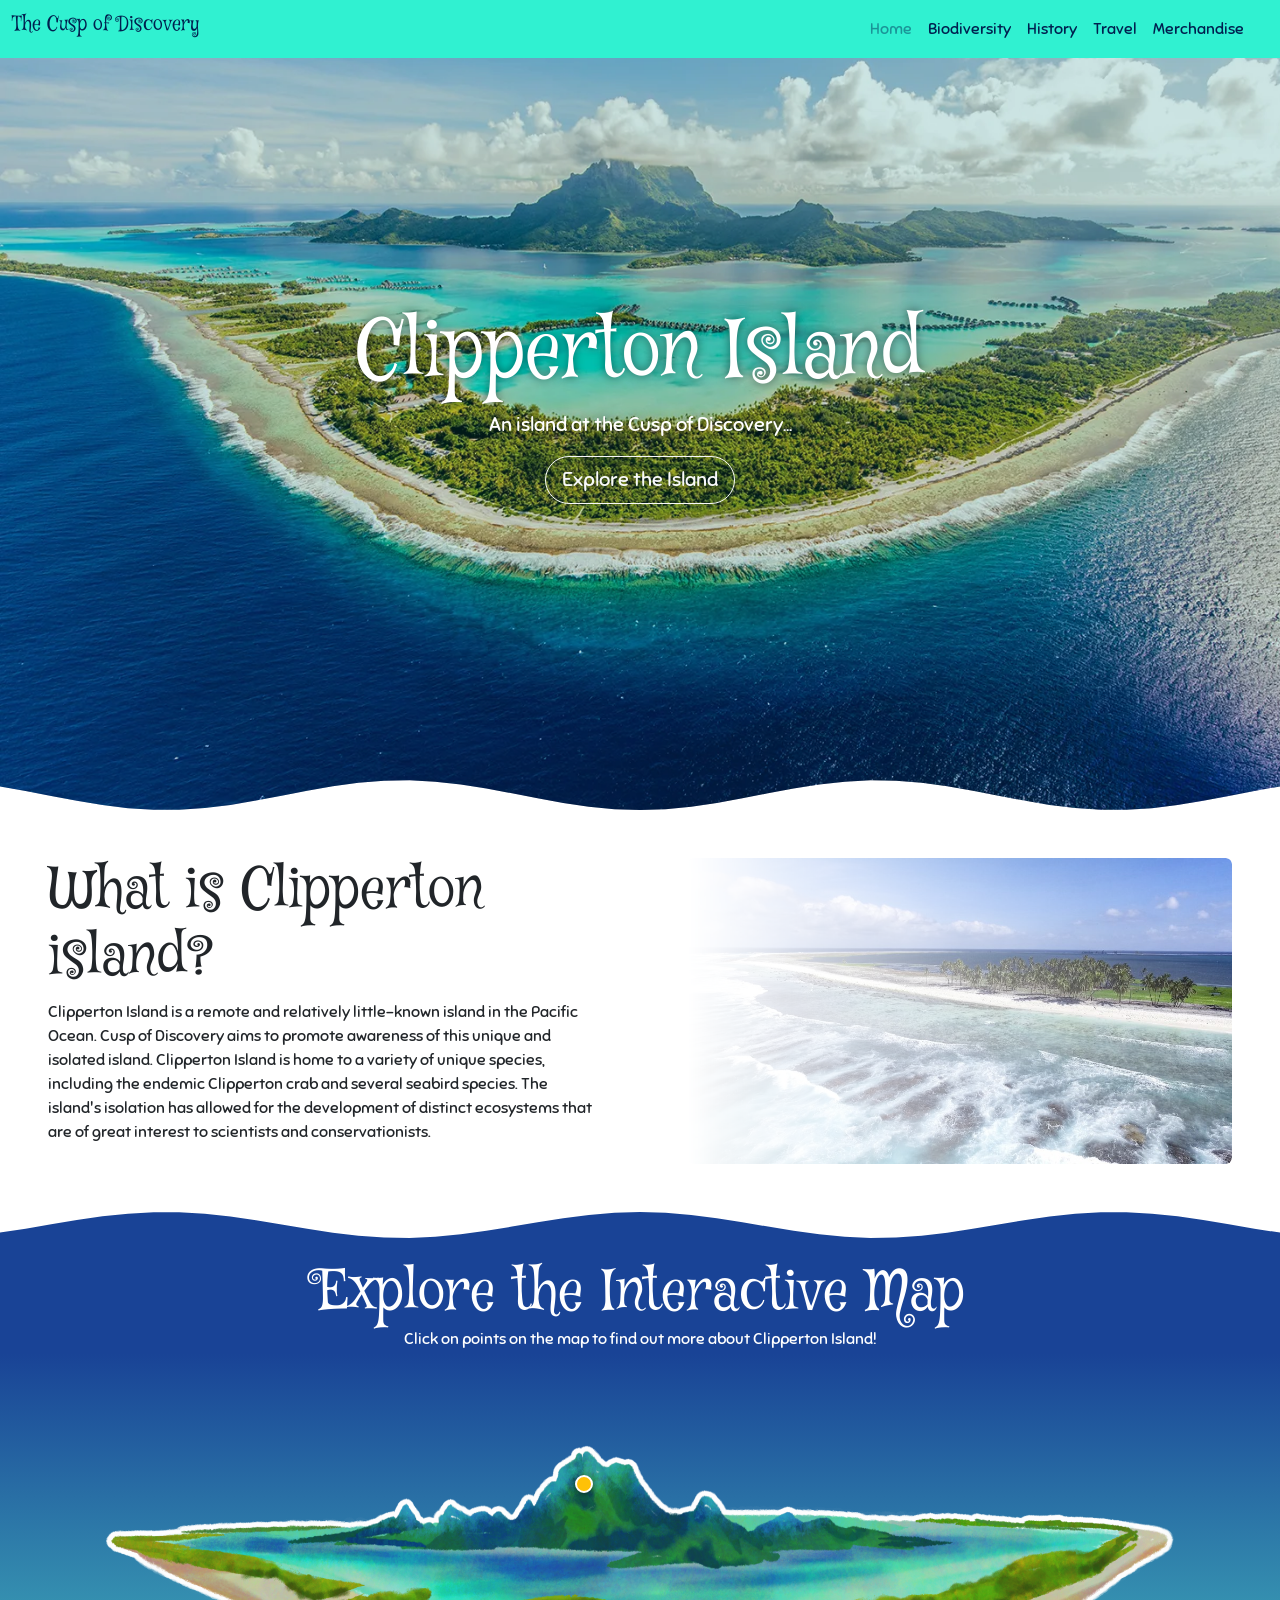
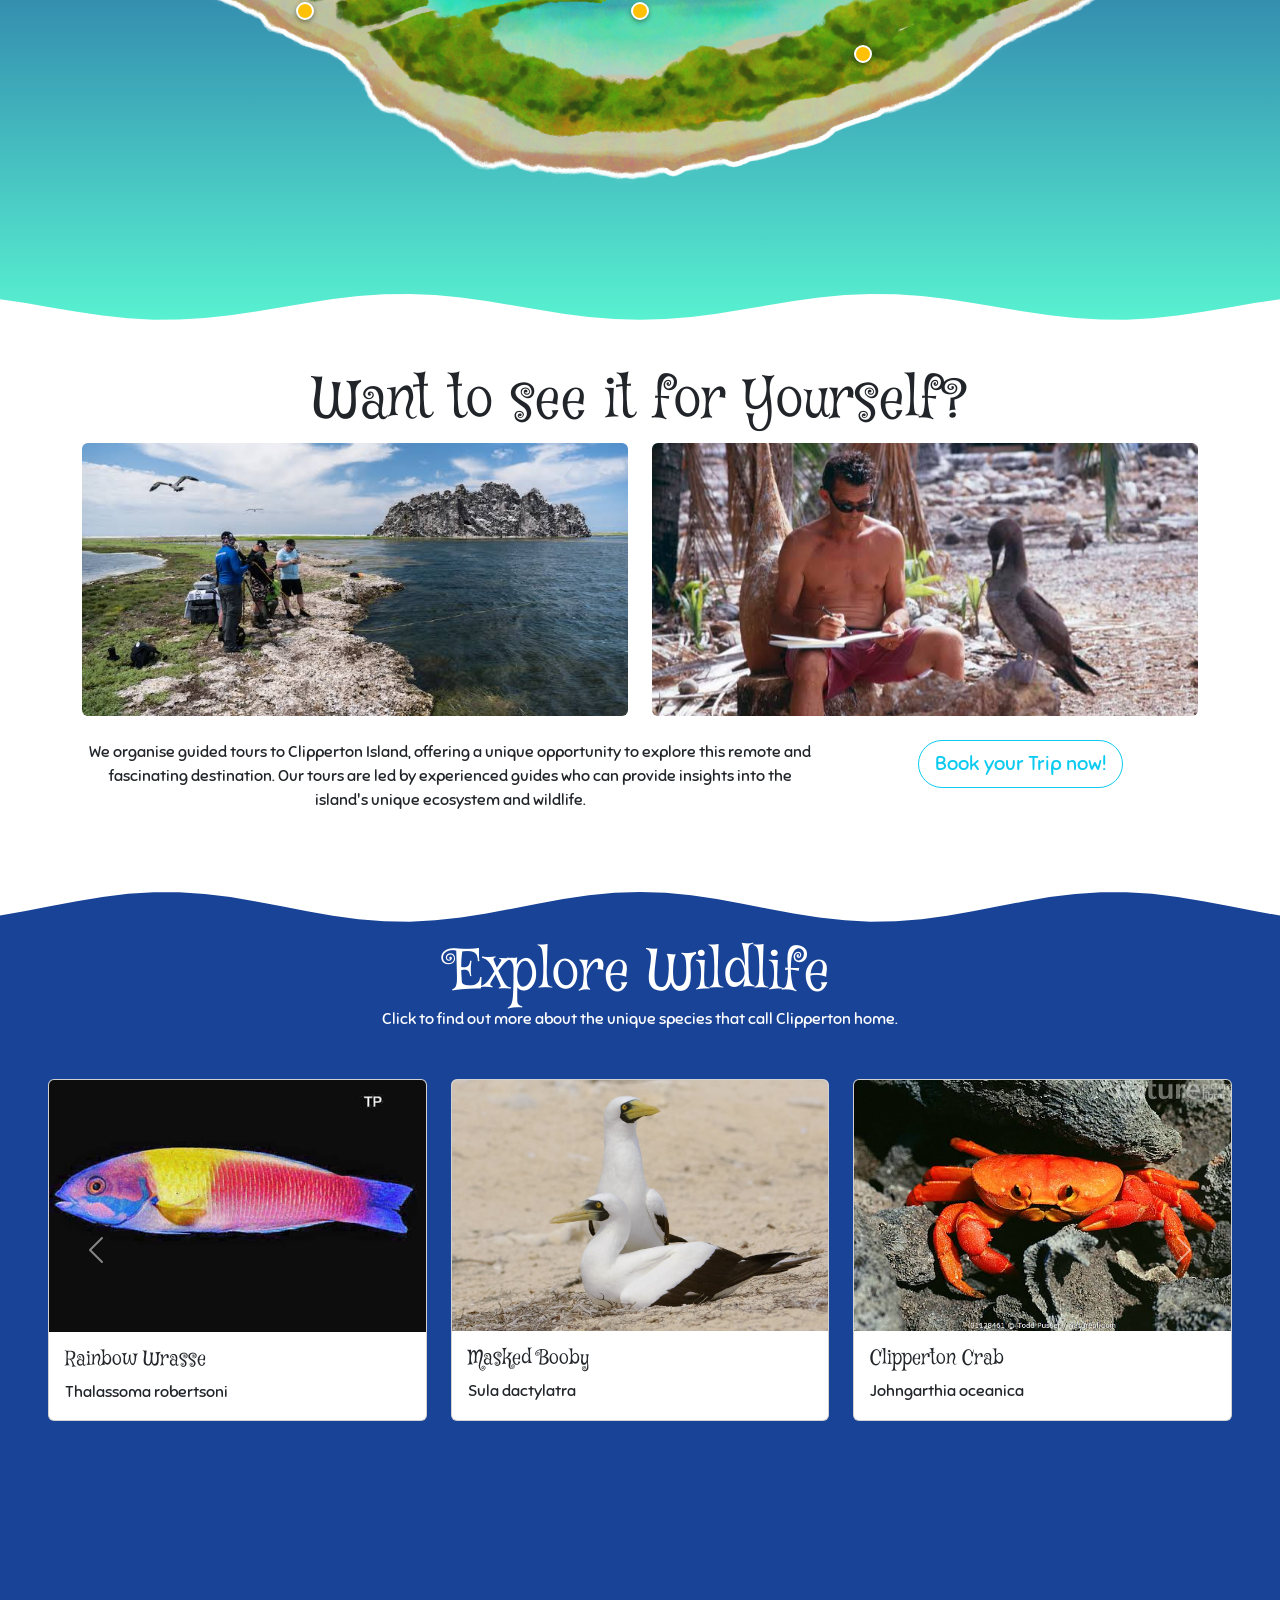
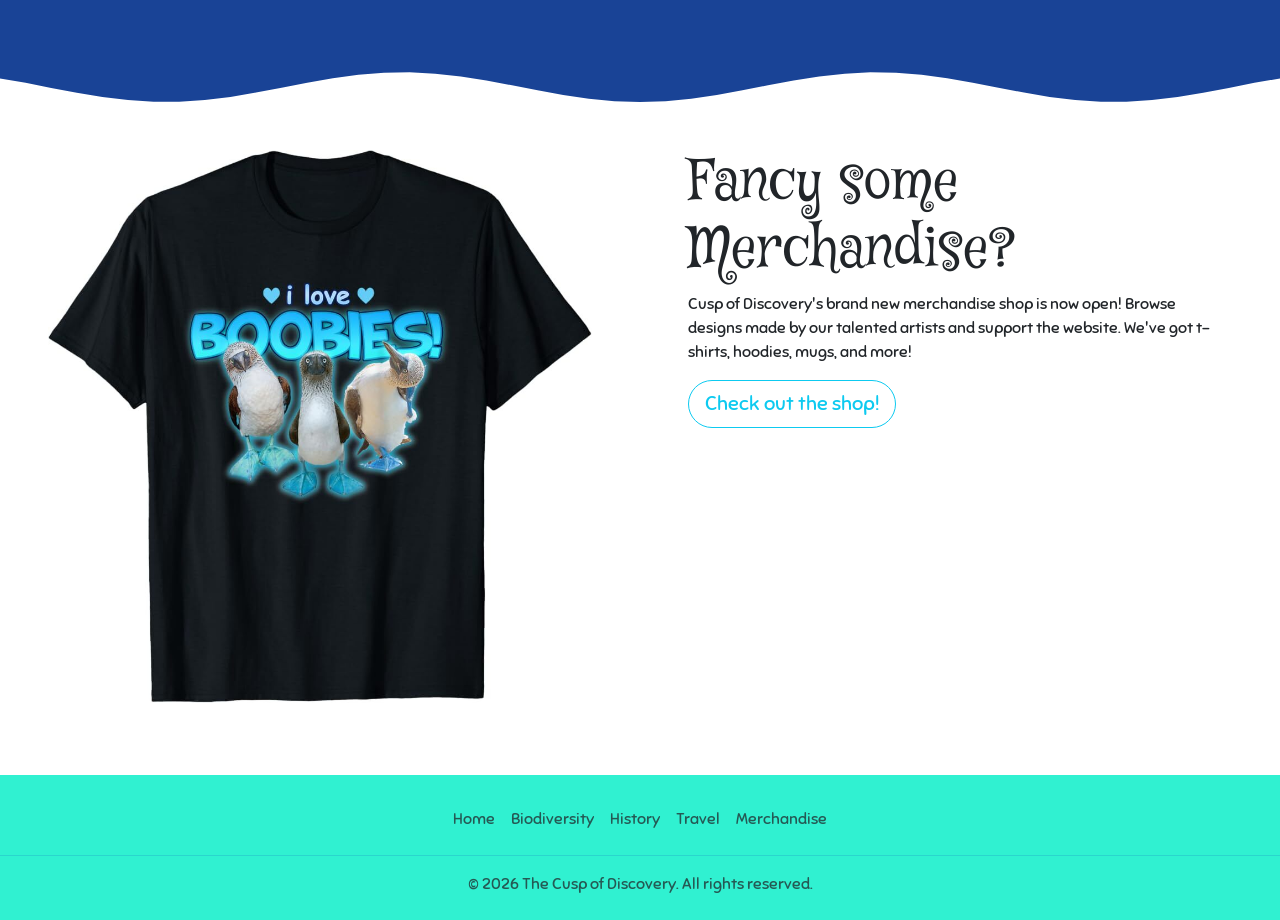
<file: index.html>
<!doctype html>
<html lang="en">
  <head>
    <meta charset="utf-8">
    <meta name="viewport" content="width=device-width, initial-scale=1">
    <title>The Cusp of Discovery</title>
    <link href="https://cdn.jsdelivr.net/npm/bootstrap@5.3.9/dist/css/bootstrap.min.css" rel="stylesheet" integrity="sha384-yEPZ7jP9S0QKiUQ0m3jjsO4ProIW7wvR9gXkI7JOGa2XVsw53Yke2bsdkBbjmmiX" crossorigin="anonymous">
    <link rel="stylesheet" href="css/style.css">
    <link rel="preconnect" href="https://fonts.googleapis.com">
    <link rel="preconnect" href="https://fonts.gstatic.com" crossorigin>
    <link href="https://fonts.googleapis.com/css2?family=Mystery+Quest&family=Sniglet:wght@400;800&display=swap" rel="stylesheet">
</head>



  <body>
    <nav class="navbar navbar-expand-lg fixed-top custom-navbar">
        <div class="container-fluid">
            <a class="h2 navbar-brand" href="#">The Cusp of Discovery</a>
            <button class="navbar-toggler" type="button" data-bs-toggle="offcanvas" data-bs-target="#offcanvasNavbar" aria-controls="offcanvasNavbar" aria-label="Toggle navigation">
            <span class="navbar-toggler-icon"></span>
            </button>
            <div class="offcanvas offcanvas-end" tabindex="-1" id="offcanvasNavbar" aria-labelledby="offcanvasNavbarLabel">
                <div class="offcanvas-header">
                    <h5 class="offcanvas-title" id="offcanvasNavbarLabel">The Cusp of Discovery</h5>
                    <button type="button" class="btn-close" data-bs-dismiss="offcanvas" aria-label="Close"></button>
                </div>
                <div class="offcanvas-body">
                    <ul class="navbar-nav justify-content-end flex-grow-1 pe-3">
                        <li class="nav-item">
                            <a class="nav-link active" aria-current="page" href="index.html">Home</a>
                        </li>
                        <li class="nav-item">
                            <a class="nav-link" href="biodiversity.html">Biodiversity</a>
                        </li>
                        <li class="nav-item">
                            <a class="nav-link" href="history.html">History</a>
                        </li>
                        <li class="nav-item">
                            <a class="nav-link" href="travel.html">Travel</a>
                        </li>
                        <li class="nav-item">
                            <a class="nav-link" href="merchandise.html">Merchandise</a>
                        </li>
                    </ul>
                </div>
            </div>
        </div>
    </nav>

    <div class="masthead"
    style="background-image: url(images/clipperton_hero.png);"
    >
        <div class="color-overlay d-flex justify-content-center align-items-center">
            <div class="text-center text-white">
                <h1 class="display-1 ">Clipperton Island</h1>
                <p class="lead text-center">An island at the Cusp of Discovery...</p>
                
               <a href="#map" class="btn btn-outline-light btn-lg rounded-pill">
                Explore the Island
                </a>
            </div>
        </div>
    </div>

    <div class="container-fluid island-bio">
        <div class="row">
            <div class="col-12 col-md-6 p-5">
                <h2 class="display-4">What is Clipperton island?</h2>
                <p>Clipperton Island is a remote and relatively little-known island in the Pacific Ocean. Cusp of Discovery aims to promote awareness of this unique and isolated island. Clipperton Island is home to a variety of unique species, including the endemic Clipperton crab and several seabird species. The island's isolation has allowed for the development of distinct ecosystems that are of great interest to scientists and conservationists.</p>
            </div>
            <div class="col-12 col-md-6 p-5">
                <img src="images/shore.jpg" alt="Biodiversity" class="img-fluid rounded fade-img" >
            </div>
        </div>
    </div>

    <div class="justify-content-center align-items-center map-container d-flex py-5" id="map">
        <div class="text-center m-0">
            <h2 class="display-4 text-white m-0" >Explore the Interactive Map</h2>
            <p class="text-white">Click on points on the map to find out more about Clipperton Island!</p>

            <div class="container my-5" >
                <div class="position-relative d-inline-block w-100">
                    <img src="images/interactive_map.png" alt="Interactive Map" class="img-fluid rounded" >

                <button type="button" 
                        class="btn btn-warning rounded-circle position-absolute map-pin" 
                        style="top: 20%; left: 45%;"
                        data-bs-toggle="popover" 
                        data-bs-trigger="focus"
                        data-bs-custom-class="map-popover"
                        data-bs-title="Clipperton Rock" 
                        data-img="images/clipperton_rock.jpg"
                        data-bs-content="Clipperton Rock is the highest point on the island standing at 29m tall. It is a small, now extinct, volcanic outcropping.">
                </button>

                <button type="button"
                        class="btn btn-warning rounded-circle position-absolute map-pin" 
                        style="top: 60%; left: 70%;"
                        data-bs-toggle="popover" 
                        data-bs-trigger="focus"
                        data-bs-custom-class="map-popover"
                        data-bs-title="Plant Life" 
                        data-img="images/palms.jpg"
                        data-bs-content="The plant-life of the island consists of spiny grass, low thickets, and coconut palms">
                </button>

                <button type="button"
                        class="btn btn-warning rounded-circle position-absolute map-pin" 
                        style="top: 50%; left: 50%;"
                        data-bs-toggle="popover" 
                        data-bs-trigger="focus"
                        data-bs-custom-class="map-popover"
                        data-bs-title="Freshwater Lagoon" 
                        data-img="images/clipperton_lagoon.jpg"
                        data-bs-content="Clipperton's stagntant freshwater lagoon is filled with corals and seaweed beds. The lagoon is entirely devoid of fish. The water is drinkable but does not taste very good.">
                </button>

                <button type="button"
                        class="btn btn-warning rounded-circle position-absolute map-pin" 
                        style="top: 50%; left: 20%;"
                        data-bs-toggle="popover" 
                        data-bs-trigger="focus"
                        data-bs-custom-class="map-popover"
                        data-bs-title="Shore" 
                        data-img="images/clipperton_crab.jpg"
                        data-bs-content="The island shore separates the ocean from the island's freshwater lagoon. It is home to bright-orange land crabs known as Clipperton crabs.">
                </button>

                </div>
            </div>
        </div>
    </div>

    <div class="container py-5">
        <div class="text-center">
            <h2 class="display-4 m-0" >Want to see it for Yourself?</h2>
            <div class="row">
                <div class="col-12 col-md-6">
                    <img src="images/tours.png" alt="island tours" class="img-fluid rounded my-2">
                </div>
                <div class="col-12 col-md-6">
                    <img src="images/tours_2.png" alt="island tours" class="img-fluid rounded my-2">
                </div>
            </div>

            <div class="row py-3">
                <div class="col-12 col-md-8">
                    <p >We organise guided tours to Clipperton Island, offering a unique opportunity to explore this remote and fascinating destination. Our tours are led by experienced guides who can provide insights into the island's unique ecosystem and wildlife.</p>
                </div>
                <div class="col-12 col-md-4">
                    <a href="travel.html" class="btn btn-outline-info btn-lg rounded-pill">
                    Book your Trip now!
                    </a>
                </div>
            </div>
        </div>
    </div>


    <div class="wildlife-container">
    <div class="text-center py-5">
        <h2 class="display-4 m-0 text-white">Explore Wildlife</h2>
        <p class=" m-0 text-white">Click to find out more about the unique species that call Clipperton home.</p>
    </div>

    <div id="carouselDesktop" class="carousel slide px-5 d-none d-md-block" data-bs-ride="false">
        <div class="carousel-inner">

            <!-- Desktop Slide 1 -->
            <div class="carousel-item active">
                <div class="row row-cols-1 row-cols-md-3 g-4">

                    <div class="col">
                        <a href="#">
                            <div class="card h-100">
                                <img src="images/rainbow_wrass.png" class="card-img-top" alt="Rainbow Wrasse">
                                <div class="card-body">
                                    <h5 class="card-title">Rainbow Wrasse</h5>
                                    <p class="card-text">Thalassoma robertsoni</p>
                                </div>
                            </div>
                        </a>
                    </div>

                    <div class="col">
                        <a href="#">
                            <div class="card h-100">
                                <img src="images/masked_booby.jpg" class="card-img-top" alt="Masked Booby">
                                <div class="card-body">
                                    <h5 class="card-title">Masked Booby</h5>
                                    <p class="card-text">Sula dactylatra</p>
                                </div>
                            </div>
                        </a>
                    </div>

                    <div class="col">
                        <a href="#">
                            <div class="card h-100">
                                <img src="images/clipperton_crab.png" class="card-img-top" alt="Clipperton Crab">
                                <div class="card-body">
                                    <h5 class="card-title">Clipperton Crab</h5>
                                    <p class="card-text">Johngarthia oceanica</p>
                                </div>
                            </div>
                        </a>
                    </div>

                </div>
            </div>

            <!-- Desktop Slide 2 -->
            <div class="carousel-item">
                <div class="row row-cols-1 row-cols-md-3 g-4">

                    <div class="col">
                        <a href="#">
                            <div class="card h-100">
                                <img src="images/frigatebird.jpg" class="card-img-top" alt="Frigate Bird">
                                <div class="card-body">
                                    <h5 class="card-title">Frigate Bird</h5>
                                    <p class="card-text">Fregata magnificens</p>
                                </div>
                            </div>
                        </a>
                    </div>

                    <div class="col">
                        <a href="#">
                            <div class="card h-100">
                                <img src="images/copper_skink.jpg" class="card-img-top" alt="Copper-tailed Skink">
                                <div class="card-body">
                                    <h5 class="card-title">Copper-tailed Skink</h5>
                                    <p class="card-text">Ctenotus taeniolatus</p>
                                </div>
                            </div>
                        </a>
                    </div>

                    <div class="col">
                        <a href="#">
                            <div class="card h-100">
                                <img src="images/cocos_booby.jpg" class="card-img-top" alt="Cocos Booby">
                                <div class="card-body">
                                    <h5 class="card-title">Cocos Booby</h5>
                                    <p class="card-text">Sula brewsteri</p>
                                </div>
                            </div>
                        </a>
                    </div>

                </div>
            </div>

        </div>

        <button class="carousel-control-prev" type="button" data-bs-target="#carouselDesktop" data-bs-slide="prev">
            <span class="carousel-control-prev-icon" aria-hidden="true"></span>
            <span class="visually-hidden">Previous</span>
        </button>
        <button class="carousel-control-next" type="button" data-bs-target="#carouselDesktop" data-bs-slide="next">
            <span class="carousel-control-next-icon" aria-hidden="true"></span>
            <span class="visually-hidden">Next</span>
        </button>
    </div>


    <div id="carouselMobile" class="carousel slide px-5 d-block d-md-none" data-bs-ride="false">
        <div class="carousel-inner">
            <!-- Mobile Slide 1 -->
            <div class="carousel-item active">
                <a href="#">
                    <div class="card h-100">
                        <img src="images/rainbow_wrass.png" class="card-img-top" alt="Rainbow Wrasse">
                        <div class="card-body">
                            <h5 class="card-title">Rainbow Wrasse</h5>
                            <p class="card-text">Thalassoma robertsoni</p>
                        </div>
                    </div>
                </a>
            </div>

            <!-- Mobile Slide 2 -->
            <div class="carousel-item">
                <a href="#">
                    <div class="card h-100">
                        <img src="images/masked_booby.jpg" class="card-img-top" alt="Masked Booby">
                        <div class="card-body">
                            <h5 class="card-title">Masked Booby</h5>
                            <p class="card-text">Sula dactylatra</p>
                        </div>
                    </div>
                </a>
            </div>

            <!-- Mobile Slide 3 -->
            <div class="carousel-item">
                <a href="#">
                    <div class="card h-100">
                        <img src="images/clipperton_crab.png" class="card-img-top" alt="Clipperton Crab">
                        <div class="card-body">
                            <h5 class="card-title">Clipperton Crab</h5>
                            <p class="card-text">Johngarthia oceanica</p>
                        </div>
                    </div>
                </a>
            </div>

            <!-- Mobile Slide 4 -->
            <div class="carousel-item">
                <a href="#">
                    <div class="card h-100">
                        <img src="images/frigatebird.jpg" class="card-img-top" alt="Frigate Bird">
                        <div class="card-body">
                            <h5 class="card-title">Frigate Bird</h5>
                            <p class="card-text">Fregata magnificens</p>
                        </div>
                    </div>
                </a>
            </div>

            <!-- Mobile Slide 5 -->
            <div class="carousel-item">
                <a href="#">
                    <div class="card h-100">
                        <img src="images/copper_skink.jpg" class="card-img-top" alt="Copper-tailed Skink">
                        <div class="card-body">
                            <h5 class="card-title">Copper-tailed Skink</h5>
                            <p class="card-text">Ctenotus taeniolatus</p>
                        </div>
                    </div>
                </a>
            </div>

            <!-- Mobile Slide 6 -->
            <div class="carousel-item">
                <a href="#">
                    <div class="card h-100">
                        <img src="images/cocos_booby.jpg" class="card-img-top" alt="Cocos Booby">
                        <div class="card-body">
                            <h5 class="card-title">Cocos Booby</h5>
                            <p class="card-text">Sula brewsteri</p>
                        </div>
                    </div>
                </a>
            </div>

        </div>

        <button class="carousel-control-prev" type="button" data-bs-target="#carouselMobile" data-bs-slide="prev">
            <span class="carousel-control-prev-icon" aria-hidden="true"></span>
            <span class="visually-hidden">Previous</span>
        </button>
        <button class="carousel-control-next" type="button" data-bs-target="#carouselMobile" data-bs-slide="next">
            <span class="carousel-control-next-icon" aria-hidden="true"></span>
            <span class="visually-hidden">Next</span>
        </button>
    </div>

</div>

<div class="container-fluid island-bio">
        <div class="row">
            <div class="col-12 col-md-6 p-5">
                <img src="images/boobies_shirt.jpg" alt="Biodiversity" class="img-fluid rounded" >
             </div>
            <div class="col-12 col-md-6 p-5">
                
                <h2 class="display-4">Fancy some Merchandise?</h2>
                <p>Cusp of Discovery's brand new merchandise shop is now open! Browse designs made by our talented artists and support the website. We've got t-shirts, hoodies, mugs, and more!</p>
                <a href="merchandise.html" class="btn btn-outline-info btn-lg rounded-pill">
                    Check out the shop!
                    </a>
            </div>
        </div>
    </div>

     
<footer class="py-4 mt-4">
    <ul class="nav justify-content-center pb-3 mb-3 border-bottom">
        <li class="nav-item"><a href="index.html" class="nav-link px-2 text-muted">Home</a></li>
        <li class="nav-item"><a href="biodiversity.html" class="nav-link px-2 text-muted">Biodiversity</a></li>
        <li class="nav-item"><a href="history.html" class="nav-link px-2 text-muted">History</a></li>
        <li class="nav-item"><a href="travel.html" class="nav-link px-2 text-muted">Travel</a></li>
        <li class="nav-item"><a href="merchandise.html" class="nav-link px-2 text-muted">Merchandise</a></li>
    </ul>
    <p class="text-center text-muted mb-0">&copy; 2026 The Cusp of Discovery. All rights reserved.</p>
</footer>
    
    

   <script src="https://code.jquery.com/jquery-3.7.1.min.js"></script>
    <script src="https://cdn.jsdelivr.net/npm/bootstrap@5.3.9/dist/js/bootstrap.bundle.min.js" integrity="sha384-WyOxWvTyr1QaMPfiPJSv76iReVthorl5uWlFtZPyK0IEB0hGzo9y5Bp9mYanr8Bu" crossorigin="anonymous"></script>
    <script src="js/script.js"></script>
    
</body>
</html>
</file>
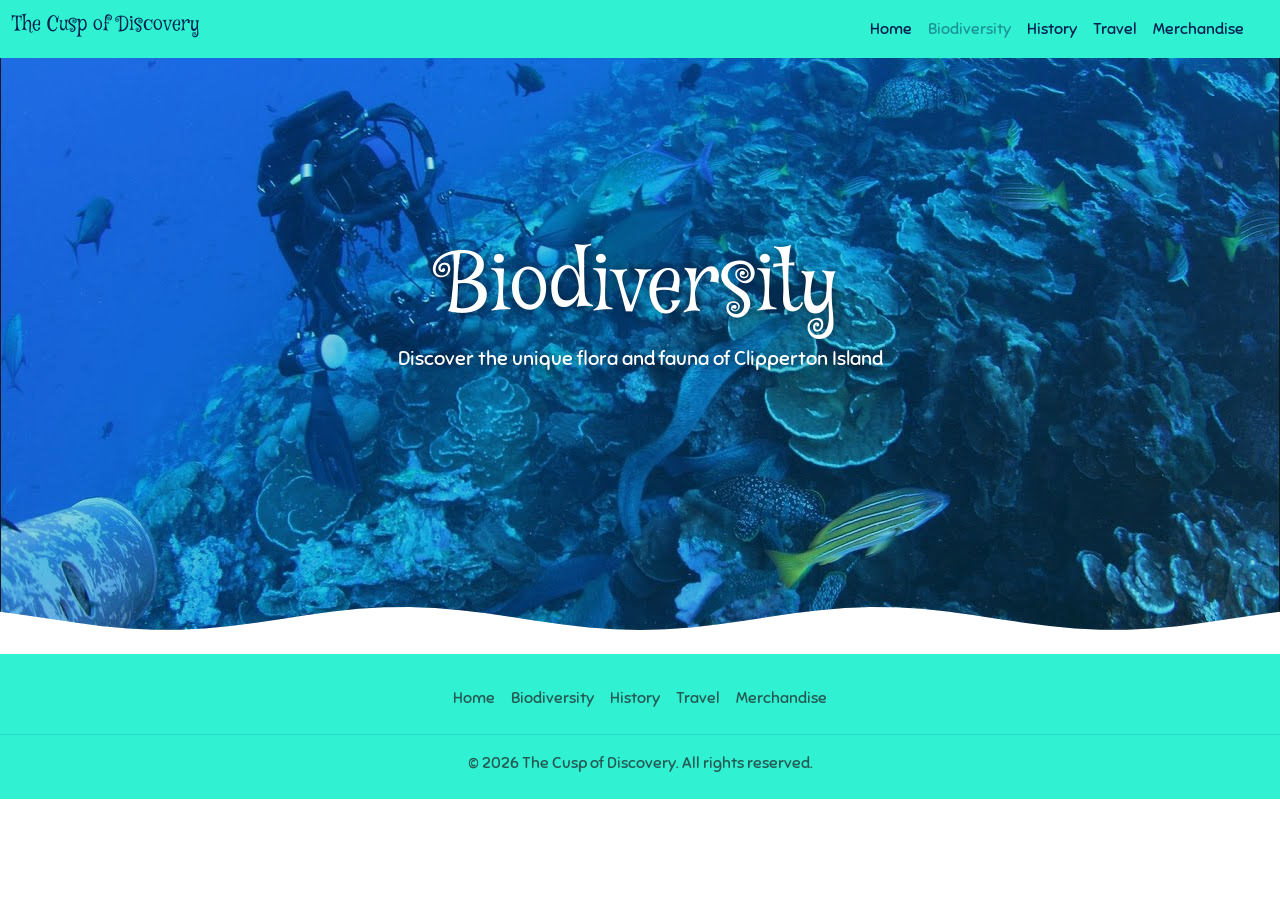
<file: biodiversity.html>
<!doctype html>
<html lang="en">
  <head>
    <meta charset="utf-8">
    <meta name="viewport" content="width=device-width, initial-scale=1">
    <title>The Cusp of Discovery</title>
    <link href="https://cdn.jsdelivr.net/npm/bootstrap@5.3.9/dist/css/bootstrap.min.css" rel="stylesheet" integrity="sha384-yEPZ7jP9S0QKiUQ0m3jjsO4ProIW7wvR9gXkI7JOGa2XVsw53Yke2bsdkBbjmmiX" crossorigin="anonymous">
    <link rel="stylesheet" href="css/style.css">
    <link rel="preconnect" href="https://fonts.googleapis.com">
    <link rel="preconnect" href="https://fonts.gstatic.com" crossorigin>
    <link href="https://fonts.googleapis.com/css2?family=Mystery+Quest&family=Sniglet:wght@400;800&display=swap" rel="stylesheet">
</head>



 <body>
    <nav class="navbar navbar-expand-lg fixed-top custom-navbar">
        <div class="container-fluid">
            <a class="h2 navbar-brand" href="#">The Cusp of Discovery</a>
            <button class="navbar-toggler" type="button" data-bs-toggle="offcanvas" data-bs-target="#offcanvasNavbar" aria-controls="offcanvasNavbar" aria-label="Toggle navigation">
            <span class="navbar-toggler-icon"></span>
            </button>
            <div class="offcanvas offcanvas-end" tabindex="-1" id="offcanvasNavbar" aria-labelledby="offcanvasNavbarLabel">
                <div class="offcanvas-header">
                    <h5 class="offcanvas-title" id="offcanvasNavbarLabel">The Cusp of Discovery</h5>
                    <button type="button" class="btn-close" data-bs-dismiss="offcanvas" aria-label="Close"></button>
                </div>
                <div class="offcanvas-body">
                    <ul class="navbar-nav justify-content-end flex-grow-1 pe-3">
                        <li class="nav-item">
                            <a class="nav-link" href="index.html">Home</a>
                        </li>
                        <li class="nav-item">
                            <a class="nav-link active" aria-current="page" href="biodiversity.html">Biodiversity</a>
                        </li>
                        <li class="nav-item">
                            <a class="nav-link" href="history.html">History</a>
                        </li>
                        <li class="nav-item">
                            <a class="nav-link" href="travel.html">Travel</a>
                        </li>
                        <li class="nav-item">
                            <a class="nav-link" href="merchandise.html">Merchandise</a>
                        </li>
                    </ul>
                </div>
            </div>
        </div>
    </nav>

    <div class="pagehead"
    style="background-image: url(images/underwater.jpg);">
        <div class="color-overlay d-flex justify-content-center align-items-center">
            <div class="text-center text-white">
                <h1 class="display-1 ">Biodiversity</h1>
                <p class="lead text-center">Discover the unique flora and fauna of Clipperton Island</p>
            </div>
        </div>
    </div>

<footer class="py-4 mt-4">
    <ul class="nav justify-content-center pb-3 mb-3 border-bottom">
        <li class="nav-item"><a href="index.html" class="nav-link px-2 text-muted">Home</a></li>
        <li class="nav-item"><a href="biodiversity.html" class="nav-link px-2 text-muted">Biodiversity</a></li>
        <li class="nav-item"><a href="history.html" class="nav-link px-2 text-muted">History</a></li>
        <li class="nav-item"><a href="travel.html" class="nav-link px-2 text-muted">Travel</a></li>
        <li class="nav-item"><a href="merchandise.html" class="nav-link px-2 text-muted">Merchandise</a></li>
    </ul>
    <p class="text-center text-muted mb-0">&copy; 2026 The Cusp of Discovery. All rights reserved.</p>
</footer>
    
    

   <script src="https://code.jquery.com/jquery-3.7.1.min.js"></script>
    <script src="https://cdn.jsdelivr.net/npm/bootstrap@5.3.9/dist/js/bootstrap.bundle.min.js" integrity="sha384-WyOxWvTyr1QaMPfiPJSv76iReVthorl5uWlFtZPyK0IEB0hGzo9y5Bp9mYanr8Bu" crossorigin="anonymous"></script>
    <script src="js/script.js"></script>
    
</body>
</html>
</file>
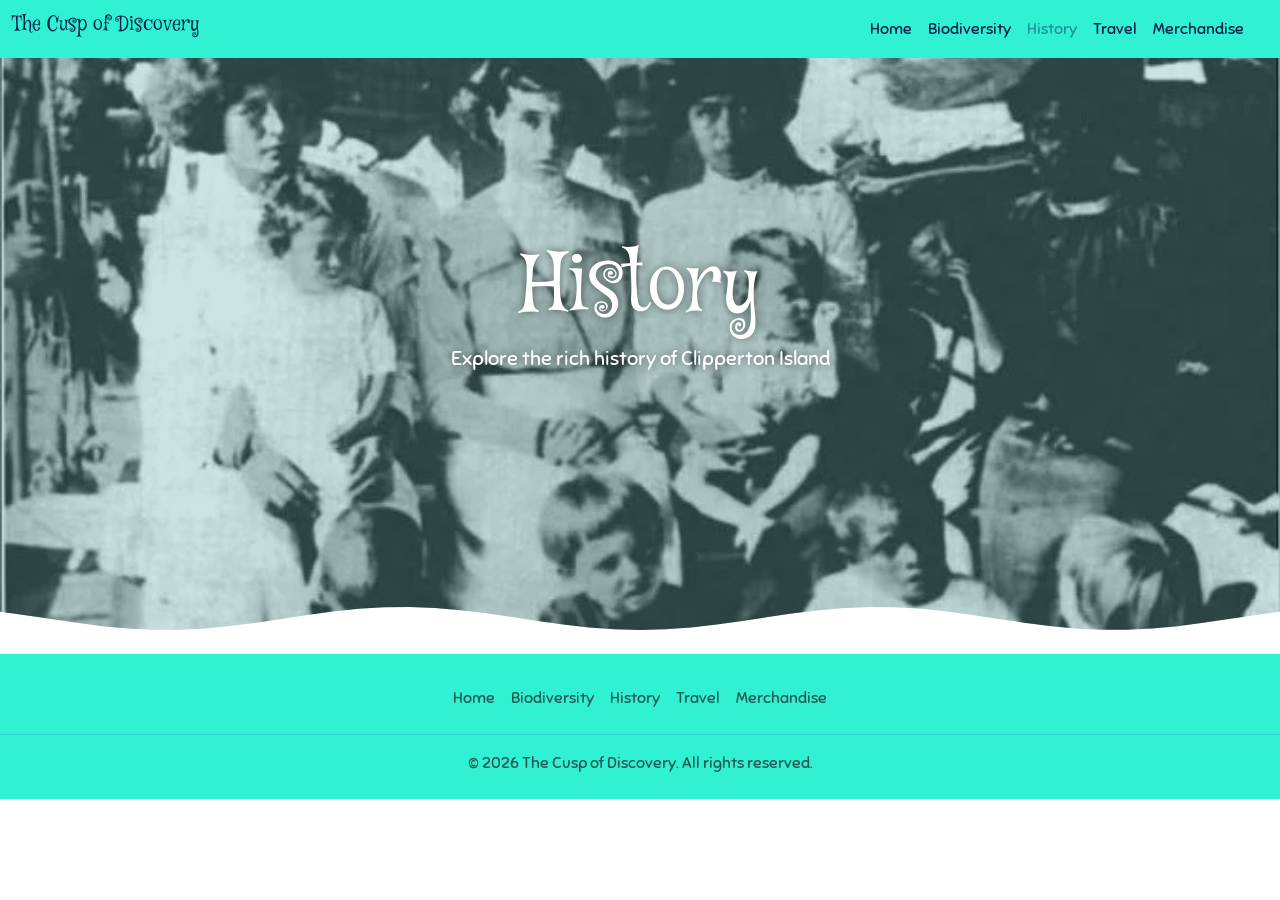
<file: history.html>
<!doctype html>
<html lang="en">
  <head>
    <meta charset="utf-8">
    <meta name="viewport" content="width=device-width, initial-scale=1">
    <title>The Cusp of Discovery</title>
    <link href="https://cdn.jsdelivr.net/npm/bootstrap@5.3.9/dist/css/bootstrap.min.css" rel="stylesheet" integrity="sha384-yEPZ7jP9S0QKiUQ0m3jjsO4ProIW7wvR9gXkI7JOGa2XVsw53Yke2bsdkBbjmmiX" crossorigin="anonymous">
    <link rel="stylesheet" href="css/style.css">
    <link rel="preconnect" href="https://fonts.googleapis.com">
    <link rel="preconnect" href="https://fonts.gstatic.com" crossorigin>
    <link href="https://fonts.googleapis.com/css2?family=Mystery+Quest&family=Sniglet:wght@400;800&display=swap" rel="stylesheet">
</head>



<body>
    <nav class="navbar navbar-expand-lg fixed-top custom-navbar">
        <div class="container-fluid">
            <a class="h2 navbar-brand" href="#">The Cusp of Discovery</a>
            <button class="navbar-toggler" type="button" data-bs-toggle="offcanvas" data-bs-target="#offcanvasNavbar" aria-controls="offcanvasNavbar" aria-label="Toggle navigation">
            <span class="navbar-toggler-icon"></span>
            </button>
            <div class="offcanvas offcanvas-end" tabindex="-1" id="offcanvasNavbar" aria-labelledby="offcanvasNavbarLabel">
                <div class="offcanvas-header">
                    <h5 class="offcanvas-title" id="offcanvasNavbarLabel">The Cusp of Discovery</h5>
                    <button type="button" class="btn-close" data-bs-dismiss="offcanvas" aria-label="Close"></button>
                </div>
                <div class="offcanvas-body">
                    <ul class="navbar-nav justify-content-end flex-grow-1 pe-3">
                        <li class="nav-item">
                            <a class="nav-link" href="index.html">Home</a>
                        </li>
                        <li class="nav-item">
                            <a class="nav-link" href="biodiversity.html">Biodiversity</a>
                        </li>
                        <li class="nav-item">
                            <a class="nav-link active" aria-current="page" href="history.html">History</a>
                        </li>
                        <li class="nav-item">
                            <a class="nav-link" href="travel.html">Travel</a>
                        </li>
                        <li class="nav-item">
                            <a class="nav-link" href="merchandise.html">Merchandise</a>
                        </li>
                    </ul>
                </div>
            </div>
        </div>
    </nav>


    <div class="pagehead"
    style="background-image: url(images/survivors.jpg);">
        <div class="color-overlay d-flex justify-content-center align-items-center">
            <div class="text-center text-white">
                <h1 class="display-1 ">History</h1>
                <p class="lead text-center">Explore the rich history of Clipperton Island</p>
            </div>
        </div>
    </div>

    <footer class="py-4 mt-4">
        <ul class="nav justify-content-center pb-3 mb-3 border-bottom">
            <li class="nav-item"><a href="index.html" class="nav-link px-2 text-muted">Home</a></li>
            <li class="nav-item"><a href="biodiversity.html" class="nav-link px-2 text-muted">Biodiversity</a></li>
            <li class="nav-item"><a href="history.html" class="nav-link px-2 text-muted">History</a></li>
            <li class="nav-item"><a href="travel.html" class="nav-link px-2 text-muted">Travel</a></li>
            <li class="nav-item"><a href="merchandise.html" class="nav-link px-2 text-muted">Merchandise</a></li>
        </ul>
        <p class="text-center text-muted mb-0">&copy; 2026 The Cusp of Discovery. All rights reserved.</p>
    </footer>
    
    

   <script src="https://code.jquery.com/jquery-3.7.1.min.js"></script>
    <script src="https://cdn.jsdelivr.net/npm/bootstrap@5.3.9/dist/js/bootstrap.bundle.min.js" integrity="sha384-WyOxWvTyr1QaMPfiPJSv76iReVthorl5uWlFtZPyK0IEB0hGzo9y5Bp9mYanr8Bu" crossorigin="anonymous"></script>
    <script src="js/script.js"></script>
    
</body>
</html>
</file>
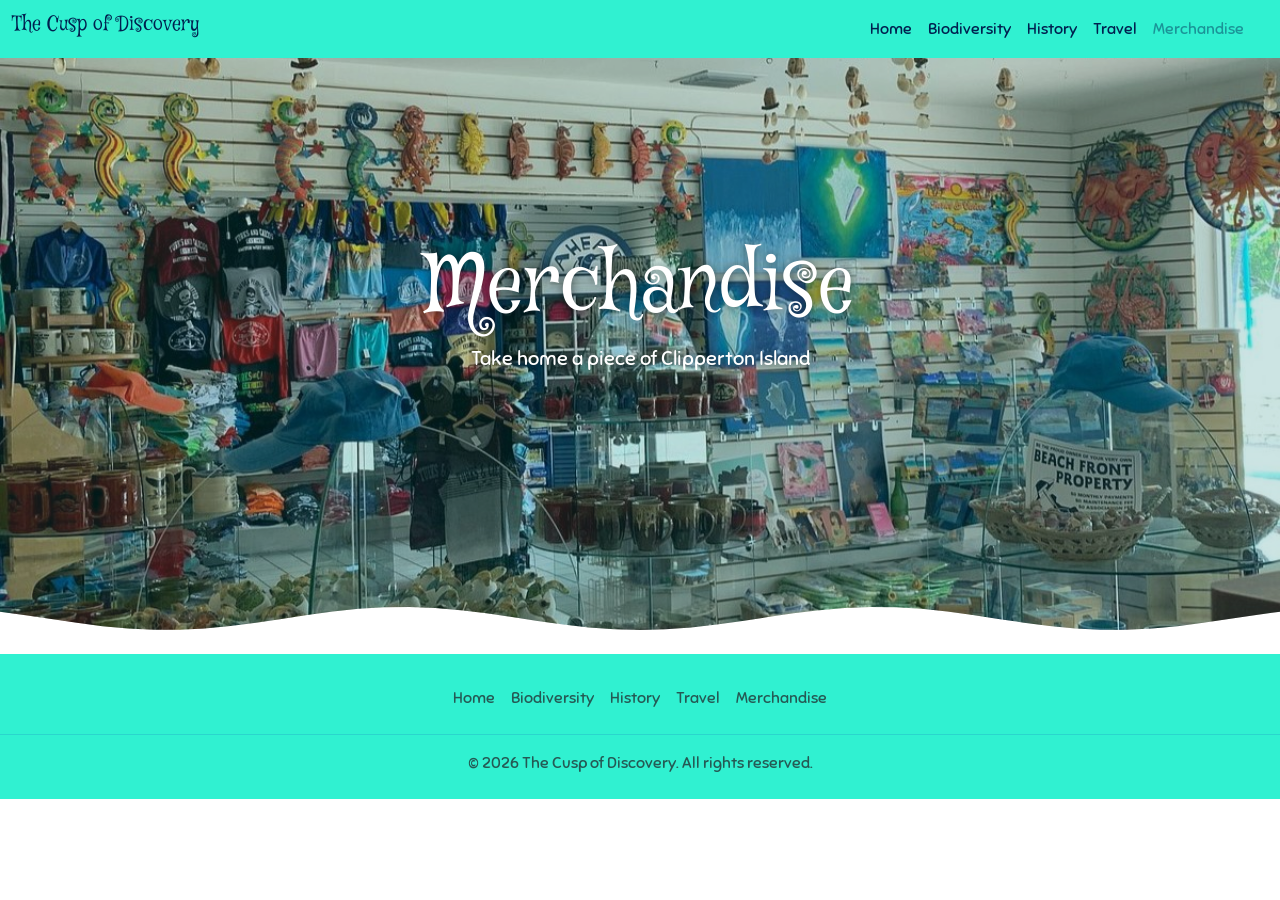
<file: merchandise.html>
<!doctype html>
<html lang="en">
  <head>
    <meta charset="utf-8">
    <meta name="viewport" content="width=device-width, initial-scale=1">
    <title>The Cusp of Discovery</title>
    <link href="https://cdn.jsdelivr.net/npm/bootstrap@5.3.9/dist/css/bootstrap.min.css" rel="stylesheet" integrity="sha384-yEPZ7jP9S0QKiUQ0m3jjsO4ProIW7wvR9gXkI7JOGa2XVsw53Yke2bsdkBbjmmiX" crossorigin="anonymous">
    <link rel="stylesheet" href="css/style.css">
    <link rel="preconnect" href="https://fonts.googleapis.com">
    <link rel="preconnect" href="https://fonts.gstatic.com" crossorigin>
    <link href="https://fonts.googleapis.com/css2?family=Mystery+Quest&family=Sniglet:wght@400;800&display=swap" rel="stylesheet">
</head>



<body>
    <nav class="navbar navbar-expand-lg fixed-top custom-navbar">
        <div class="container-fluid">
            <a class="h2 navbar-brand" href="#">The Cusp of Discovery</a>
            <button class="navbar-toggler" type="button" data-bs-toggle="offcanvas" data-bs-target="#offcanvasNavbar" aria-controls="offcanvasNavbar" aria-label="Toggle navigation">
            <span class="navbar-toggler-icon"></span>
            </button>
            <div class="offcanvas offcanvas-end" tabindex="-1" id="offcanvasNavbar" aria-labelledby="offcanvasNavbarLabel">
                <div class="offcanvas-header">
                    <h5 class="offcanvas-title" id="offcanvasNavbarLabel">The Cusp of Discovery</h5>
                    <button type="button" class="btn-close" data-bs-dismiss="offcanvas" aria-label="Close"></button>
                </div>
                <div class="offcanvas-body">
                    <ul class="navbar-nav justify-content-end flex-grow-1 pe-3">
                        <li class="nav-item">
                            <a class="nav-link" href="index.html">Home</a>
                        </li>
                        <li class="nav-item">
                            <a class="nav-link" href="biodiversity.html">Biodiversity</a>
                        </li>
                        <li class="nav-item">
                            <a class="nav-link" href="history.html">History</a>
                        </li>
                        <li class="nav-item">
                            <a class="nav-link" href="travel.html">Travel</a>
                        </li>
                        <li class="nav-item">
                            <a class="nav-link active" aria-current="page" href="merchandise.html">Merchandise</a>
                        </li>
                    </ul>
                </div>
            </div>
        </div>
    </nav>

    <div class="pagehead"
    style="background-image: url(images/gift_shop.jpg);">
        <div class="color-overlay d-flex justify-content-center align-items-center">
            <div class="text-center text-white">
                <h1 class="display-1 ">Merchandise</h1>
                <p class="lead text-center">Take home a piece of Clipperton Island</p>
            </div>
        </div>
    </div>

<footer class="py-4 mt-4">
    <ul class="nav justify-content-center pb-3 mb-3 border-bottom">
        <li class="nav-item"><a href="index.html" class="nav-link px-2 text-muted">Home</a></li>
        <li class="nav-item"><a href="biodiversity.html" class="nav-link px-2 text-muted">Biodiversity</a></li>
        <li class="nav-item"><a href="history.html" class="nav-link px-2 text-muted">History</a></li>
        <li class="nav-item"><a href="travel.html" class="nav-link px-2 text-muted">Travel</a></li>
        <li class="nav-item"><a href="merchandise.html" class="nav-link px-2 text-muted">Merchandise</a></li>
    </ul>
    <p class="text-center text-muted mb-0">&copy; 2026 The Cusp of Discovery. All rights reserved.</p>
</footer>
    
    

   <script src="https://code.jquery.com/jquery-3.7.1.min.js"></script>
    <script src="https://cdn.jsdelivr.net/npm/bootstrap@5.3.9/dist/js/bootstrap.bundle.min.js" integrity="sha384-WyOxWvTyr1QaMPfiPJSv76iReVthorl5uWlFtZPyK0IEB0hGzo9y5Bp9mYanr8Bu" crossorigin="anonymous"></script>
    <script src="js/script.js"></script>
    
</body>
</html>
</file>
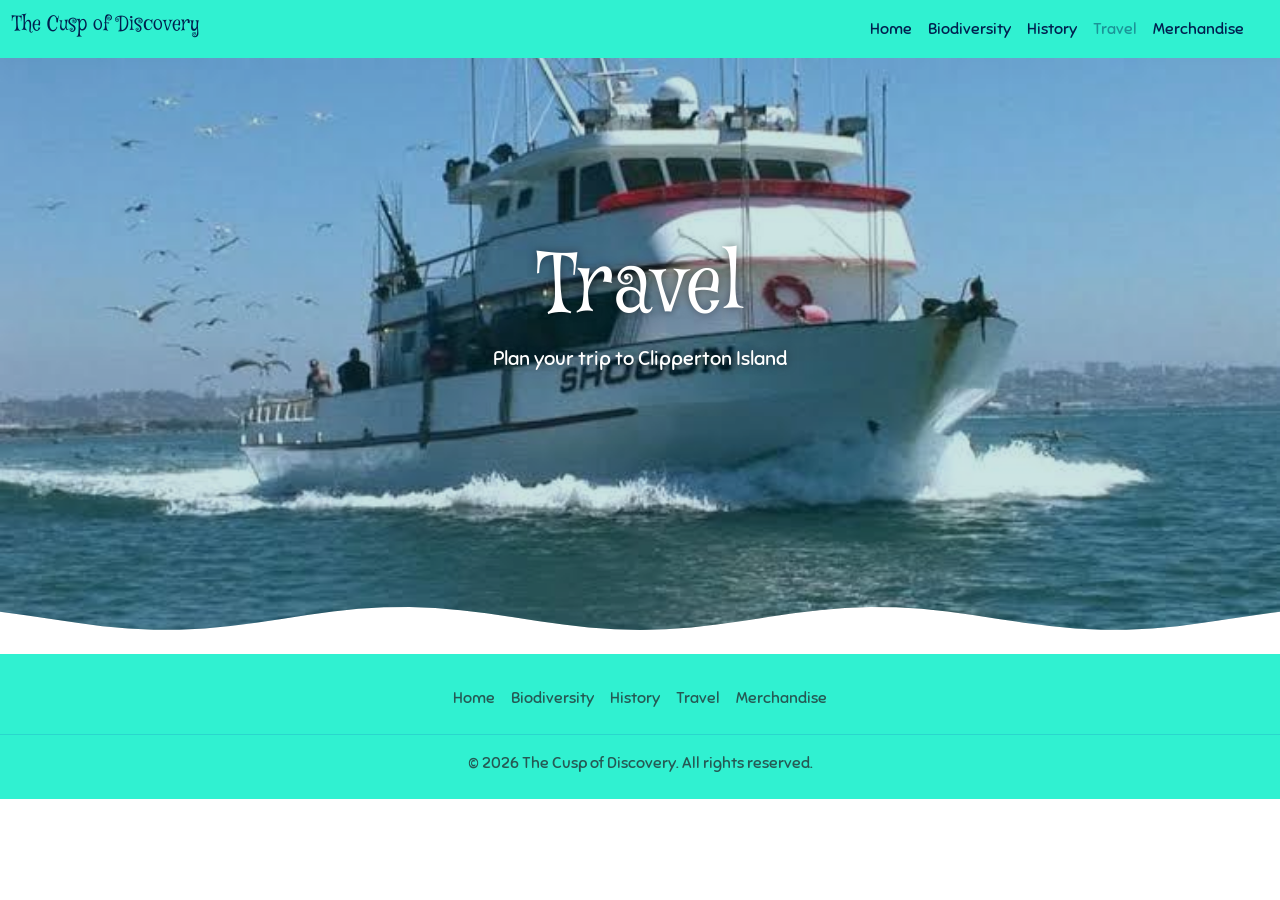
<file: travel.html>
<!doctype html>
<html lang="en">
  <head>
    <meta charset="utf-8">
    <meta name="viewport" content="width=device-width, initial-scale=1">
    <title>The Cusp of Discovery</title>
    <link href="https://cdn.jsdelivr.net/npm/bootstrap@5.3.9/dist/css/bootstrap.min.css" rel="stylesheet" integrity="sha384-yEPZ7jP9S0QKiUQ0m3jjsO4ProIW7wvR9gXkI7JOGa2XVsw53Yke2bsdkBbjmmiX" crossorigin="anonymous">
    <link rel="stylesheet" href="css/style.css">
    <link rel="preconnect" href="https://fonts.googleapis.com">
    <link rel="preconnect" href="https://fonts.gstatic.com" crossorigin>
    <link href="https://fonts.googleapis.com/css2?family=Mystery+Quest&family=Sniglet:wght@400;800&display=swap" rel="stylesheet">
</head>



<body>
    <nav class="navbar navbar-expand-lg fixed-top custom-navbar">
        <div class="container-fluid">
            <a class="h2 navbar-brand" href="#">The Cusp of Discovery</a>
            <button class="navbar-toggler" type="button" data-bs-toggle="offcanvas" data-bs-target="#offcanvasNavbar" aria-controls="offcanvasNavbar" aria-label="Toggle navigation">
            <span class="navbar-toggler-icon"></span>
            </button>
            <div class="offcanvas offcanvas-end" tabindex="-1" id="offcanvasNavbar" aria-labelledby="offcanvasNavbarLabel">
                <div class="offcanvas-header">
                    <h5 class="offcanvas-title" id="offcanvasNavbarLabel">The Cusp of Discovery</h5>
                    <button type="button" class="btn-close" data-bs-dismiss="offcanvas" aria-label="Close"></button>
                </div>
                <div class="offcanvas-body">
                    <ul class="navbar-nav justify-content-end flex-grow-1 pe-3">
                        <li class="nav-item">
                            <a class="nav-link" href="index.html">Home</a>
                        </li>
                        <li class="nav-item">
                            <a class="nav-link" href="biodiversity.html">Biodiversity</a>
                        </li>
                        <li class="nav-item">
                            <a class="nav-link " href="history.html">History</a>
                        </li>
                        <li class="nav-item">
                            <a class="nav-link active" aria-current="page" href="travel.html">Travel</a>
                        </li>
                        <li class="nav-item">
                            <a class="nav-link" href="merchandise.html">Merchandise</a>
                        </li>
                    </ul>
                </div>
            </div>
        </div>
    </nav>

    <div class="pagehead"
    style="background-image: url(images/boat.jpg);">
        <div class="color-overlay d-flex justify-content-center align-items-center">
            <div class="text-center text-white">
                <h1 class="display-1 ">Travel</h1>
                <p class="lead text-center">Plan your trip to Clipperton Island</p>
            </div>
        </div>
    </div>


<footer class="py-4 mt-4">
    <ul class="nav justify-content-center pb-3 mb-3 border-bottom">
        <li class="nav-item"><a href="index.html" class="nav-link px-2 text-muted">Home</a></li>
        <li class="nav-item"><a href="biodiversity.html" class="nav-link px-2 text-muted">Biodiversity</a></li>
        <li class="nav-item"><a href="history.html" class="nav-link px-2 text-muted">History</a></li>
        <li class="nav-item"><a href="travel.html" class="nav-link px-2 text-muted">Travel</a></li>
        <li class="nav-item"><a href="merchandise.html" class="nav-link px-2 text-muted">Merchandise</a></li>
    </ul>
    <p class="text-center text-muted mb-0">&copy; 2026 The Cusp of Discovery. All rights reserved.</p>
</footer>
    
    

   <script src="https://code.jquery.com/jquery-3.7.1.min.js"></script>
    <script src="https://cdn.jsdelivr.net/npm/bootstrap@5.3.9/dist/js/bootstrap.bundle.min.js" integrity="sha384-WyOxWvTyr1QaMPfiPJSv76iReVthorl5uWlFtZPyK0IEB0hGzo9y5Bp9mYanr8Bu" crossorigin="anonymous"></script>
    <script src="js/script.js"></script>
    
</body>
</html>
</file>
<file: css/style.css>
* {
    font-family: Sniglet, cursive;
}

h1,
h2,
h3,
h4,
h5,
h6,
.navbar-brand {
    font-family: 'Mystery Quest', cursive;
}

a {
    text-decoration: none;
}

::-moz-selection {
    /* Code for Firefox */
    color: rgb(255, 255, 255);
    background: rgb(122, 207, 25) 80%;
}

::selection {
    color: rgb(255, 255, 255);
    background: rgb(122, 207, 25) 80%;
}

.masthead {
    background-size: cover;
    min-height: 90vh;
    position: relative;
    color: white;
    text-shadow: 0 0 10px rgba(0, 0, 0, 0.5);
    clip-path: polygon(100% 0%, 0% 0%,
            0.00% 97.09%, 2.00% 97.64%, 4.00% 98.26%, 6.00% 98.86%, 8.00% 99.39%,
            10.00% 99.77%, 12.00% 99.98%, 14.00% 99.97%, 16.00% 99.76%, 18.00% 99.37%,
            20.00% 98.84%, 22.00% 98.24%, 24.00% 97.62%, 26.00% 97.07%, 28.00% 96.64%,
            30.00% 96.39%, 32.00% 96.34%, 34.00% 96.50%, 36.00% 96.85%, 38.00% 97.34%,
            40.00% 97.94%, 42.00% 98.56%, 44.00% 99.13%, 46.00% 99.59%, 48.00% 99.90%,
            50.00% 100.00%, 52.00% 99.90%, 54.00% 99.59%, 56.00% 99.13%, 58.00% 98.56%,
            60.00% 97.94%, 62.00% 97.34%, 64.00% 96.85%, 66.00% 96.50%, 68.00% 96.34%,
            70.00% 96.39%, 72.00% 96.64%, 74.00% 97.07%, 76.00% 97.62%, 78.00% 98.24%,
            80.00% 98.84%, 82.00% 99.37%, 84.00% 99.76%, 86.00% 99.97%, 88.00% 99.98%,
            90.00% 99.77%, 92.00% 99.39%, 94.00% 98.86%, 96.00% 98.26%, 98.00% 97.64%,
            100.00% 97.09%);
}

.pagehead {
    background-size: cover;
    min-height: 70vh;
    position: relative;
    color: white;
    text-shadow: 0 0 10px rgba(0, 0, 0, 0.5);
    clip-path: polygon(100% 0%, 0% 0%,
            0.00% 97.09%, 2.00% 97.64%, 4.00% 98.26%, 6.00% 98.86%, 8.00% 99.39%,
            10.00% 99.77%, 12.00% 99.98%, 14.00% 99.97%, 16.00% 99.76%, 18.00% 99.37%,
            20.00% 98.84%, 22.00% 98.24%, 24.00% 97.62%, 26.00% 97.07%, 28.00% 96.64%,
            30.00% 96.39%, 32.00% 96.34%, 34.00% 96.50%, 36.00% 96.85%, 38.00% 97.34%,
            40.00% 97.94%, 42.00% 98.56%, 44.00% 99.13%, 46.00% 99.59%, 48.00% 99.90%,
            50.00% 100.00%, 52.00% 99.90%, 54.00% 99.59%, 56.00% 99.13%, 58.00% 98.56%,
            60.00% 97.94%, 62.00% 97.34%, 64.00% 96.85%, 66.00% 96.50%, 68.00% 96.34%,
            70.00% 96.39%, 72.00% 96.64%, 74.00% 97.07%, 76.00% 97.62%, 78.00% 98.24%,
            80.00% 98.84%, 82.00% 99.37%, 84.00% 99.76%, 86.00% 99.97%, 88.00% 99.98%,
            90.00% 99.77%, 92.00% 99.39%, 94.00% 98.86%, 96.00% 98.26%, 98.00% 97.64%,
            100.00% 97.09%);
}

.color-overlay {
    position: absolute;
    width: 100%;
    height: 100%;
    background-color: rgba(0, 121, 115, 0.2);
}

@media (max-width: 768px) {
    .masthead {
        min-height: 60vh;
    }

}

.custom-navbar,
.custom-navbar .offcanvas,
footer {
    background-color: rgb(48, 241, 209);
}

.border-bottom {
    border-color: rgb(42, 214, 205) !important;
    border-width: 1px !important;
}

.custom-navbar .navbar-brand,
.custom-navbar .offcanvas-title {
    color: #001f4e;
}

/* 3. Navigation Links */
.custom-navbar .nav-link {
    color: #001f4e;
}

/* 4. Hover & Active Link States */
.custom-navbar .nav-link:hover,
.custom-navbar .nav-link.active {
    color: #001f4e71;
}

.fade-img {
    mask: linear-gradient(to left, black 0%, transparent 100%);
    -webkit-mask: linear-gradient(to left, black 0%, transparent 100%);
    mask-size: contain;
    -webkit-mask-size: contain;
    mask-position: center;
    -webkit-mask-position: center;
    mask-repeat: no-repeat;
    -webkit-mask-repeat: no-repeat;
}

.map-container {
    background: #58F1D1;
    background: linear-gradient(0deg, rgba(88, 241, 209, 1) 0%, rgba(25, 67, 150, 1) 80%);
}

.map-container {
    min-height: 70vh;
    clip-path: polygon(100.00% 2.91%, 98.00% 2.36%, 96.00% 1.74%, 94.00% 1.14%, 92.00% 0.61%,
            90.00% 0.23%, 88.00% 0.02%, 86.00% 0.03%, 84.00% 0.24%, 82.00% 0.63%,
            80.00% 1.16%, 78.00% 1.76%, 76.00% 2.38%, 74.00% 2.93%, 72.00% 3.36%,
            70.00% 3.61%, 68.00% 3.66%, 66.00% 3.50%, 64.00% 3.15%, 62.00% 2.66%,
            60.00% 2.06%, 58.00% 1.44%, 56.00% 0.87%, 54.00% 0.41%, 52.00% 0.10%,
            50.00% 0.00%, 48.00% 0.10%, 46.00% 0.41%, 44.00% 0.87%, 42.00% 1.44%,
            40.00% 2.06%, 38.00% 2.66%, 36.00% 3.15%, 34.00% 3.50%, 32.00% 3.66%,
            30.00% 3.61%, 28.00% 3.36%, 26.00% 2.93%, 24.00% 2.38%, 22.00% 1.76%,
            20.00% 1.16%, 18.00% 0.63%, 16.00% 0.24%, 14.00% 0.03%, 12.00% 0.02%,
            10.00% 0.23%, 8.00% 0.61%, 6.00% 1.14%, 4.00% 1.74%, 2.00% 2.36%,
            0.00% 2.91%,

            /* Bottom Wave (Left to Right) */
            0.00% 97.09%, 2.00% 97.64%, 4.00% 98.26%, 6.00% 98.86%, 8.00% 99.39%,
            10.00% 99.77%, 12.00% 99.98%, 14.00% 99.97%, 16.00% 99.76%, 18.00% 99.37%,
            20.00% 98.84%, 22.00% 98.24%, 24.00% 97.62%, 26.00% 97.07%, 28.00% 96.64%,
            30.00% 96.39%, 32.00% 96.34%, 34.00% 96.50%, 36.00% 96.85%, 38.00% 97.34%,
            40.00% 97.94%, 42.00% 98.56%, 44.00% 99.13%, 46.00% 99.59%, 48.00% 99.90%,
            50.00% 100.00%, 52.00% 99.90%, 54.00% 99.59%, 56.00% 99.13%, 58.00% 98.56%,
            60.00% 97.94%, 62.00% 97.34%, 64.00% 96.85%, 66.00% 96.50%, 68.00% 96.34%,
            70.00% 96.39%, 72.00% 96.64%, 74.00% 97.07%, 76.00% 97.62%, 78.00% 98.24%,
            80.00% 98.84%, 82.00% 99.37%, 84.00% 99.76%, 86.00% 99.97%, 88.00% 99.98%,
            90.00% 99.77%, 92.00% 99.39%, 94.00% 98.86%, 96.00% 98.26%, 98.00% 97.64%,
            100.00% 97.09%);
}

.map-pin {
    width: 18px;
    height: 18px;
    padding: 0;
    border: 2px solid #ffffff;
    box-shadow: 0 2px 5px rgba(0, 0, 0, 0.4);
    transform: translate(-50%, -50%);
    transition: transform 0.2s ease;
}

.map-pin:hover,
.map-pin:focus {
    transform: translate(-50%, -50%) scale(1.3);
}

.map-popover {
    --bs-popover-header-bg: rgb(48, 241, 209);
    --bs-popover-header-color: #001f4e;
}

.map-popover .popover-header {
    font-size: 1.25rem;
    font-family: Sniglet, cursive;
}

.wildlife-container {
    background: rgba(25, 67, 150, 1);
    min-height: 90vh;
    clip-path: polygon(100.00% 2.91%, 98.00% 2.36%, 96.00% 1.74%, 94.00% 1.14%, 92.00% 0.61%,
            90.00% 0.23%, 88.00% 0.02%, 86.00% 0.03%, 84.00% 0.24%, 82.00% 0.63%,
            80.00% 1.16%, 78.00% 1.76%, 76.00% 2.38%, 74.00% 2.93%, 72.00% 3.36%,
            70.00% 3.61%, 68.00% 3.66%, 66.00% 3.50%, 64.00% 3.15%, 62.00% 2.66%,
            60.00% 2.06%, 58.00% 1.44%, 56.00% 0.87%, 54.00% 0.41%, 52.00% 0.10%,
            50.00% 0.00%, 48.00% 0.10%, 46.00% 0.41%, 44.00% 0.87%, 42.00% 1.44%,
            40.00% 2.06%, 38.00% 2.66%, 36.00% 3.15%, 34.00% 3.50%, 32.00% 3.66%,
            30.00% 3.61%, 28.00% 3.36%, 26.00% 2.93%, 24.00% 2.38%, 22.00% 1.76%,
            20.00% 1.16%, 18.00% 0.63%, 16.00% 0.24%, 14.00% 0.03%, 12.00% 0.02%,
            10.00% 0.23%, 8.00% 0.61%, 6.00% 1.14%, 4.00% 1.74%, 2.00% 2.36%,
            0.00% 2.91%,

            /* Bottom Wave (Left to Right) */
            0.00% 97.09%, 2.00% 97.64%, 4.00% 98.26%, 6.00% 98.86%, 8.00% 99.39%,
            10.00% 99.77%, 12.00% 99.98%, 14.00% 99.97%, 16.00% 99.76%, 18.00% 99.37%,
            20.00% 98.84%, 22.00% 98.24%, 24.00% 97.62%, 26.00% 97.07%, 28.00% 96.64%,
            30.00% 96.39%, 32.00% 96.34%, 34.00% 96.50%, 36.00% 96.85%, 38.00% 97.34%,
            40.00% 97.94%, 42.00% 98.56%, 44.00% 99.13%, 46.00% 99.59%, 48.00% 99.90%,
            50.00% 100.00%, 52.00% 99.90%, 54.00% 99.59%, 56.00% 99.13%, 58.00% 98.56%,
            60.00% 97.94%, 62.00% 97.34%, 64.00% 96.85%, 66.00% 96.50%, 68.00% 96.34%,
            70.00% 96.39%, 72.00% 96.64%, 74.00% 97.07%, 76.00% 97.62%, 78.00% 98.24%,
            80.00% 98.84%, 82.00% 99.37%, 84.00% 99.76%, 86.00% 99.97%, 88.00% 99.98%,
            90.00% 99.77%, 92.00% 99.39%, 94.00% 98.86%, 96.00% 98.26%, 98.00% 97.64%,
            100.00% 97.09%);
}
</file>
